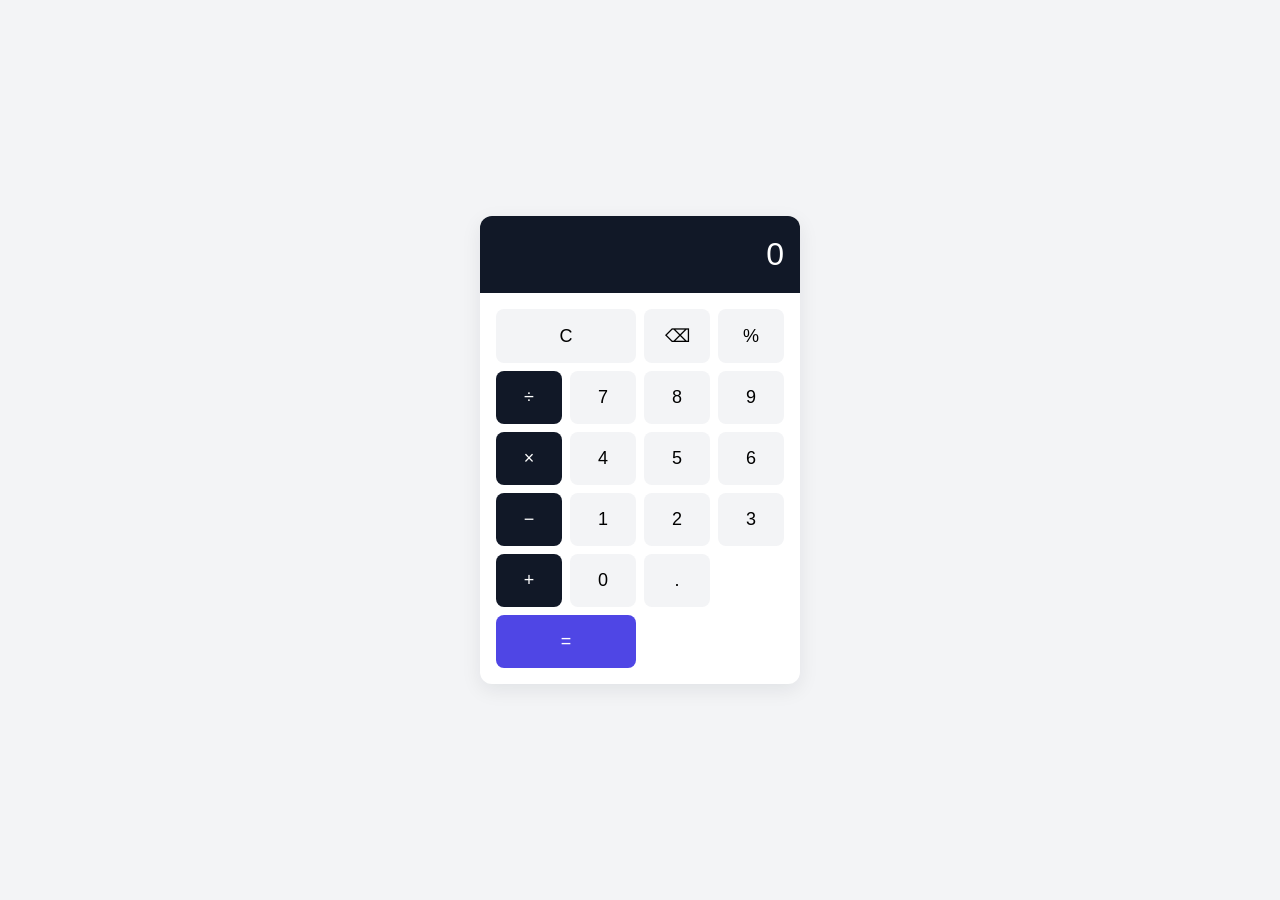
<file: index.html>
<!doctype html>
<html lang="en">
<head>
  <meta charset="utf-8" />
  <meta name="viewport" content="width=device-width,initial-scale=1" />
  <title>Vanilla Calculator</title>
  <link rel="stylesheet" href="styles.css">
  <script defer src="script.js"></script>
</head>
<body>
  <main class="calculator">
    <div class="display" id="display">0</div>
    <div class="buttons">
      <button class="wide" data-action="clear">C</button>
      <button data-action="back">⌫</button>
      <button data-action="percent">%</button>
      <button data-action="op">÷</button>

      <button data-num="7">7</button>
      <button data-num="8">8</button>
      <button data-num="9">9</button>
      <button data-action="op">×</button>

      <button data-num="4">4</button>
      <button data-num="5">5</button>
      <button data-num="6">6</button>
      <button data-action="op">−</button>

      <button data-num="1">1</button>
      <button data-num="2">2</button>
      <button data-num="3">3</button>
      <button data-action="op">+</button>

      <button data-num="0">0</button>
      <button data-num=".">.</button>
      <button class="wide" data-action="equals">=</button>
    </div>
  </main>
</body>
</html>
</file>
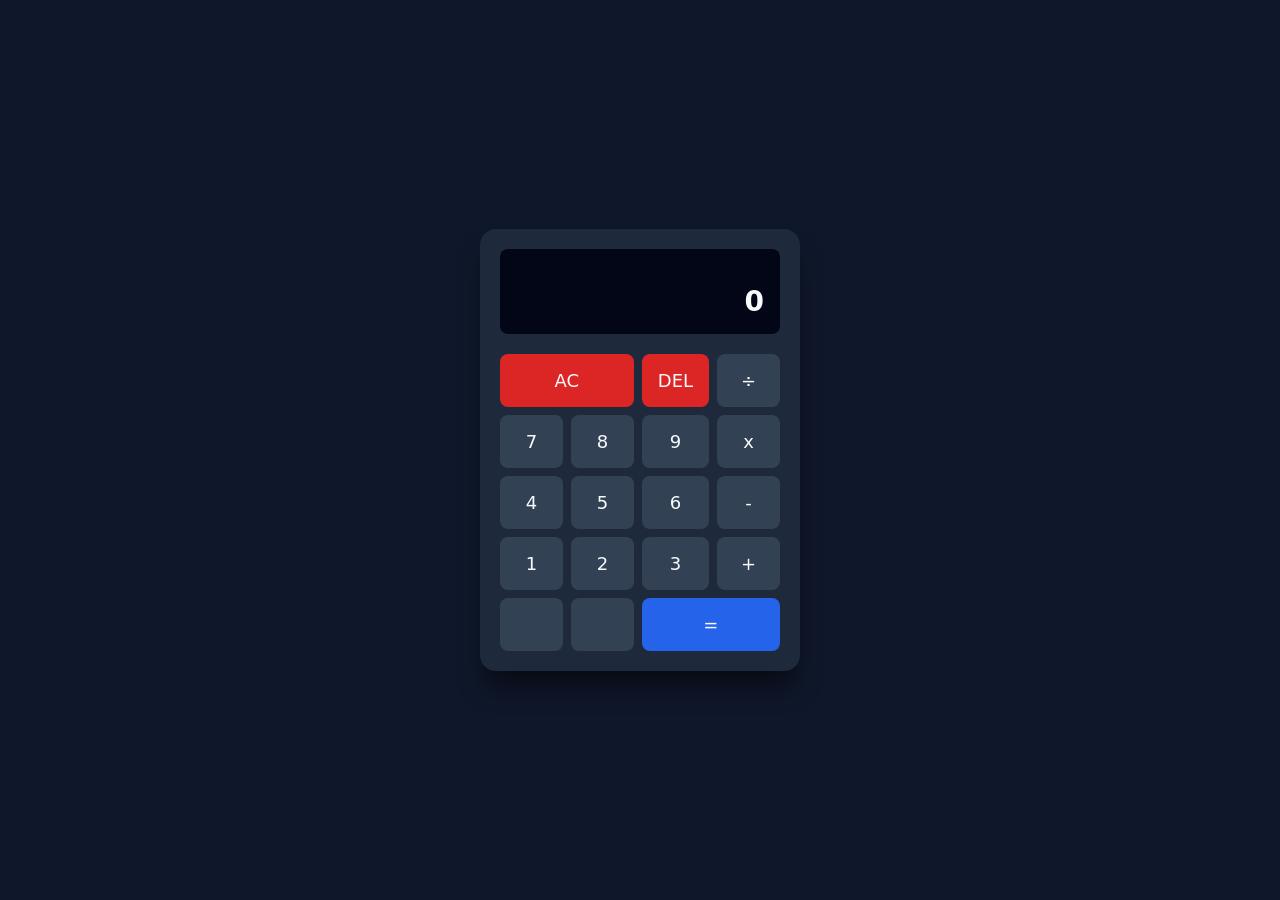
<file: calculator.html>
<!DOCTYPE html>
<html lang="en">
<head>
    <meta charset="UTF-8">
    <meta name="viewport" content="width=device-width, initial-scale=1.0">
    <link rel="stylesheet" href="calculator.css">
    <script defer src="calculator.js"></script>
    <title>Document</title>
</head>
<body>
    <main class="calculator">
        <div class="display">
            <div data-previous-operand class="previous-operand"></div>
            <div data-current-operand class="current-operand">0</div>
        </div>
        <div class="buttons">
            <button class="btn-action span-two" data-action="clear">AC</button>
            <button class="btn-action" data-action="delete">DEL</button>
            <button data-operator="÷">÷</button>

            <button data-number="7">7</button>
            <button data-number="8">8</button>
            <button data-number="9">9</button>
            <button data-operator="x">x</button>

            <button data-number="4">4</button>
            <button data-number="5">5</button>
            <button data-number="6">6</button>
            <button data-operator="-">-</button>

            <button data-number="1">1</button>
            <button data-number="2">2</button>
            <button data-number="3">3</button>
            <button data-operator="+">+</button>

            <button data-number=""></button>
            <button data-number=""></button>
            <button class="btn-equals span-two" data-action="calculate">=</button>

        </div>
    </main>


</body>
</html>
</file>
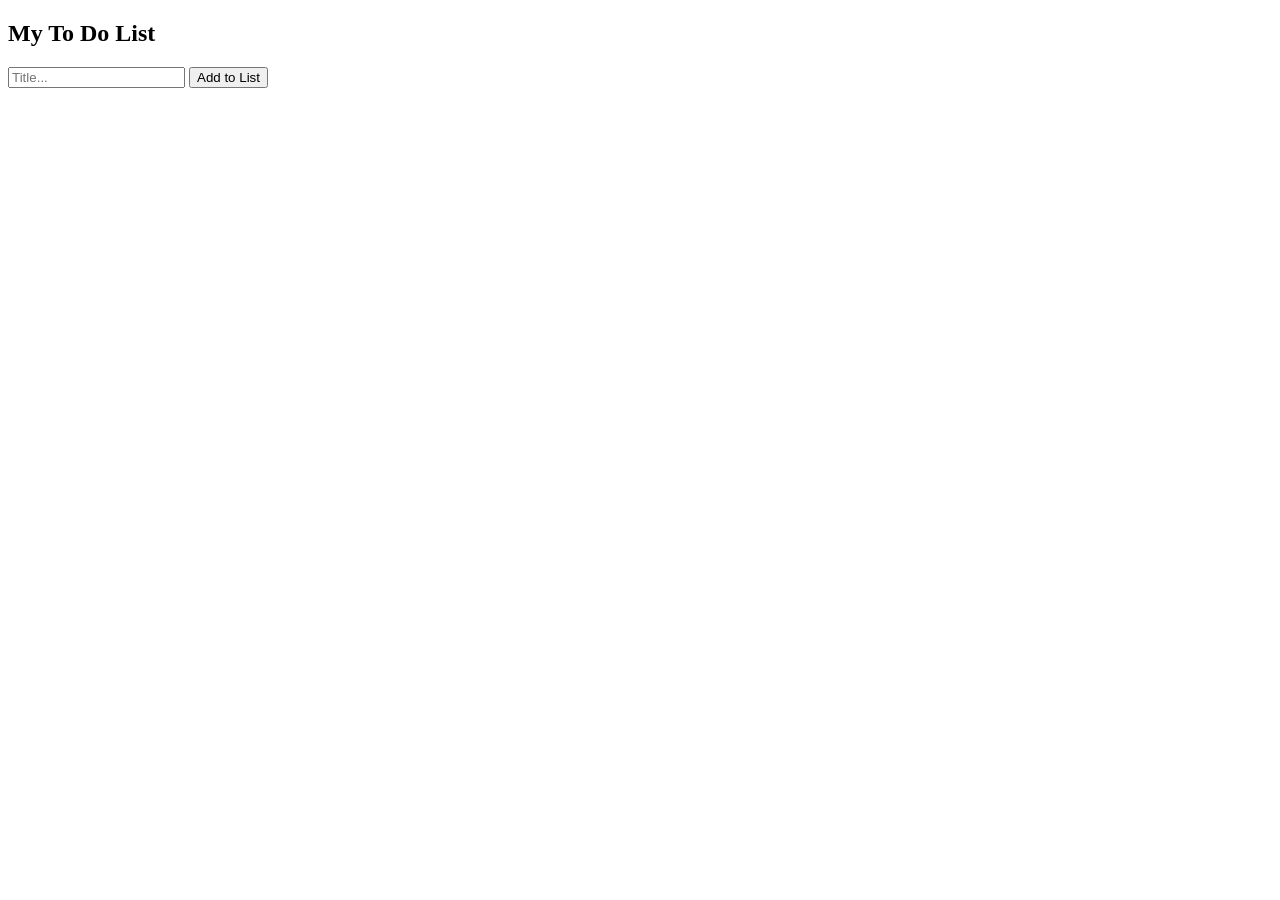
<file: To-Do-List/list.html>
<!DOCTYPE html>
<html lang="en">
<head>
    <meta charset="UTF-8">
    <meta name="viewport" content="width=device-width, initial-scale=1.0">
    <title>Document</title>
</head>
<body>
    <main class="ToDoList">
        <div class="header" id="header">
            <h2>My To Do List</h2>
            <input type="text" id="myInput" placeholder="Title...">
            <button id="addBtn">Add to List</button>
        </div>
       <ul id="myList"></ul>
    </main>
</body>
</html>
</file>
<file: styles.css>
:root{
  --bg:#f3f4f6;
  --card:#ffffff;
  --accent:#4f46e5;
  --muted:#9ca3af;
}
*{box-sizing:border-box}
html,body{height:100%;margin:0;font-family:Inter,Segoe UI,Roboto,Arial}
body{display:flex;align-items:center;justify-content:center;background:var(--bg);padding:24px}
.calculator{width:320px;background:var(--card);border-radius:12px;box-shadow:0 6px 20px rgba(15,23,42,.08);overflow:hidden}
.display{background:#111827;color:#fff;padding:20px 16px;font-size:32px;text-align:right}
.buttons{display:grid;grid-template-columns:repeat(4,1fr);gap:8px;padding:16px}
button{font-size:18px;padding:16px;border-radius:8px;border:0;background:#f3f4f6;cursor:pointer}
button:active{transform:translateY(1px)}
button[data-action="op"]{background:#111827;color:#fff}
button[data-action="equals"]{background:var(--accent);color:#fff}
.wide{grid-column:span 2}

@media (max-width:360px){.calculator{width:100%}}
</file>
<file: calculator.css>
:root {
  --bg: #0f172a;
  --card: #1e293b;
  --screen: #020617;
  --text: #f8fafc;
  --text-muted: #94a3b8;
  --btn: #334155;
  --btn-hover: #475569;
  --accent: #2563eb;
  --accent-hover: #1d4ed8;
  --danger: #dc2626;
  --danger-hover: #b91c1c;
}

* {
  box-sizing: border-box;
  margin: 0;
  padding: 0;
  font-family: system-ui, -apple-system, sans-serif;
}

body {
  background-color: var(--bg);
  display: flex;
  justify-content: center;
  align-items: center;
  min-height: 100vh;
}

.calculator {
  background: var(--card);
  padding: 1.25rem;
  border-radius: 1rem;
  box-shadow: 0 20px 25px -5px rgba(0, 0, 0, 0.5);
  width: 100%;
  max-width: 320px;
}

.display {
  background: var(--screen);
  padding: 1rem;
  border-radius: 0.5rem;
  text-align: right;
  margin-bottom: 1.25rem;
  min-height: 80px;
  display: flex;
  flex-direction: column;
  justify-content: space-between;
  word-break: break-all;
}

.previous-operand {
  color: var(--text-muted);
  font-size: 0.875rem;
  min-height: 1.25rem;
}

.current-operand {
  color: var(--text);
  font-size: 1.75rem;
  font-weight: 600;
}

.buttons {
  display: grid;
  grid-template-columns: repeat(4, 1fr);
  gap: 0.5rem;
}

button {
  background: var(--btn);
  color: var(--text);
  border: none;
  padding: 1rem;
  font-size: 1.125rem;
  border-radius: 0.5rem;
  cursor: pointer;
  transition: background 0.15s ease-in-out;
}

button:hover {
  background: var(--btn-hover);
}

.btn-action {
  background: var(--danger);
}

.btn-action:hover {
  background: var(--danger-hover);
}

.btn-operator,
.btn-equals {
  background: var(--accent);
}

.btn-operator:hover,
.btn-equals:hover {
  background: var(--accent-hover);
}

.span-two {
  grid-column: span 2;
}
</file>
